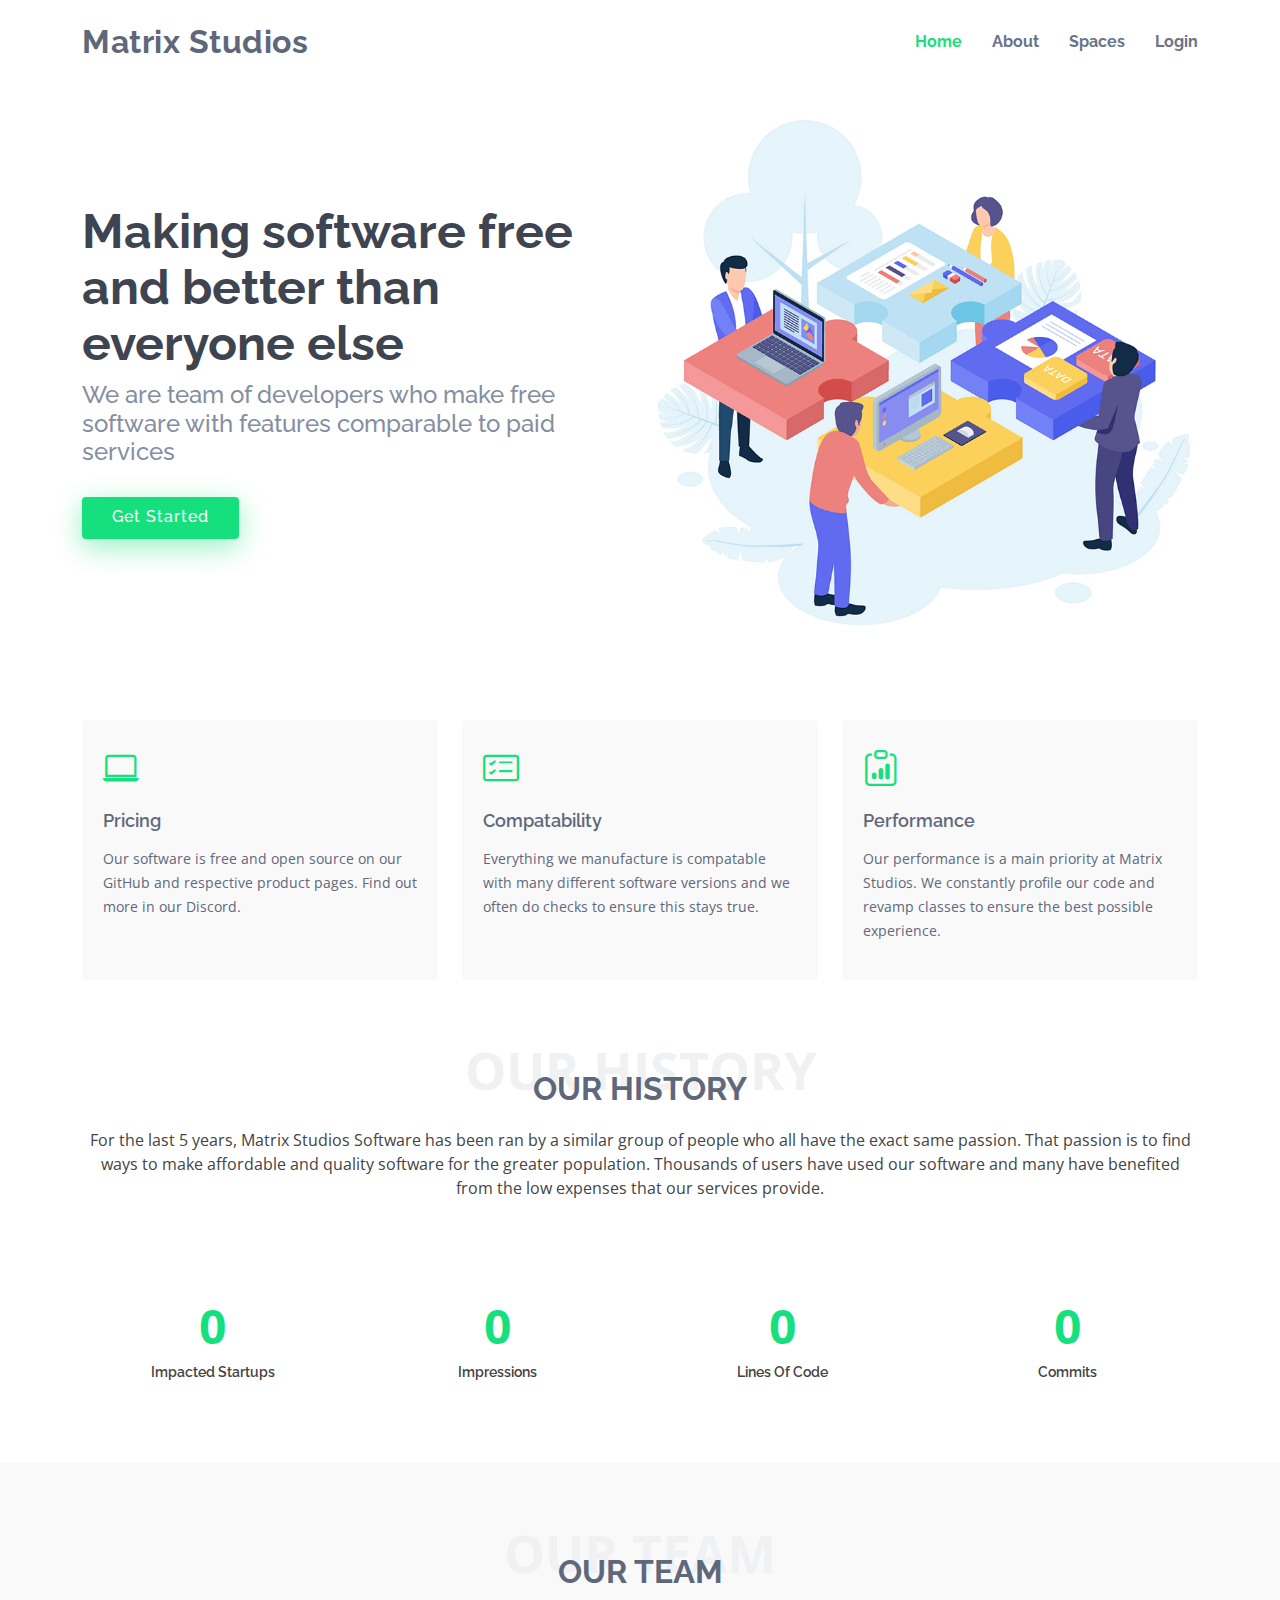
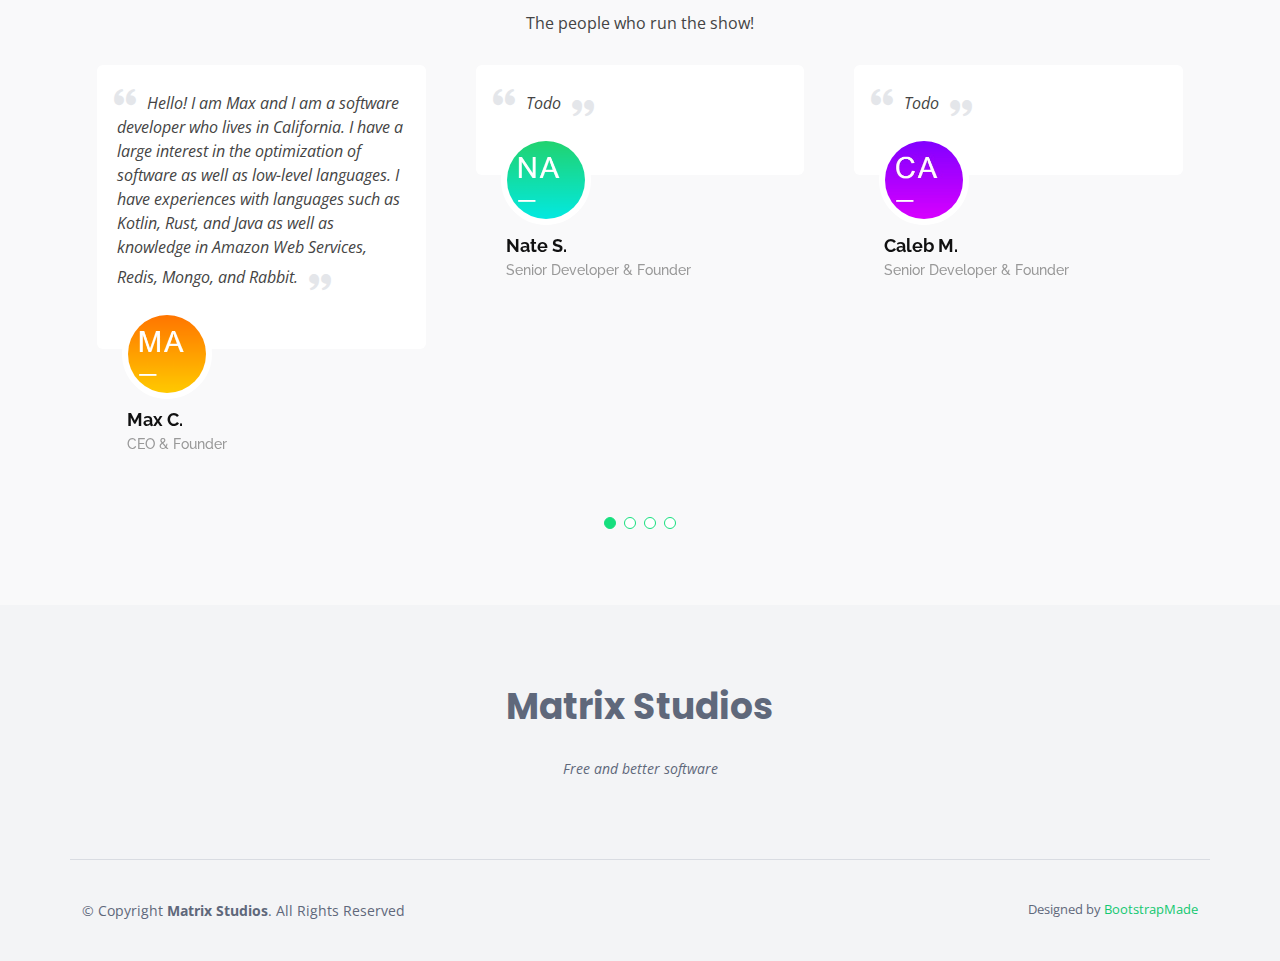
<file: index.html>
<!DOCTYPE html>
<html lang="en">

<head>
  <meta charset="utf-8">
  <meta content="width=device-width, initial-scale=1.0" name="viewport">

  <title>Matrix Studios</title>
  <meta content="" name="description">
  <meta content="" name="keywords">

  <!-- Favicons -->
  <link href="assets/img/favicon.png" rel="icon">
  <link href="assets/img/apple-touch-icon.png" rel="apple-touch-icon">

  <!-- Google Fonts -->
  <link href="https://fonts.googleapis.com/css?family=Open+Sans:300,300i,400,400i,600,600i,700,700i|Raleway:300,300i,400,400i,500,500i,600,600i,700,700i|Poppins:300,300i,400,400i,500,500i,600,600i,700,700i" rel="stylesheet">

  <!-- Vendor CSS Files -->
  <link href="assets/vendor/bootstrap/css/bootstrap.min.css" rel="stylesheet">
  <link href="assets/vendor/bootstrap-icons/bootstrap-icons.css" rel="stylesheet">
  <link href="assets/vendor/boxicons/css/boxicons.min.css" rel="stylesheet">
  <link href="assets/vendor/glightbox/css/glightbox.min.css" rel="stylesheet">
  <link href="assets/vendor/swiper/swiper-bundle.min.css" rel="stylesheet">

  <!-- Template Main CSS File -->
  <link href="assets/css/style.css" rel="stylesheet">

  <!-- =======================================================
  * Template Name: eNno
  * Updated: Jul 27 2023 with Bootstrap v5.3.1
  * Template URL: https://bootstrapmade.com/enno-free-simple-bootstrap-template/
  * Author: BootstrapMade.com
  * License: https://bootstrapmade.com/license/
  ======================================================== -->
</head>

<body>

  <!-- ======= Header ======= -->
  <header id="header" class="fixed-top">
    <div class="container d-flex align-items-center justify-content-between">

      <h1 class="logo"><a href="index.html">Matrix Studios</a></h1>
      <!-- Uncomment below if you prefer to use an image logo -->
      <!-- <a href="index.html" class="logo"><img src="assets/img/logo.png" alt="" class="img-fluid"></a>-->

      <nav id="navbar" class="navbar">
        <ul>
          <li><a class="nav-link scrollto active" href="#hero">Home</a></li>
          <li><a class="nav-link scrollto" href="#about">About</a></li>
          <li><a class="nav-link scrollto" href="/spaces.html">Spaces</a></li>
          <li><a class="nav-link scrollto" href="/login.html">Login</a></li>
        </ul>
        <i class="bi bi-list mobile-nav-toggle"></i>
      </nav><!-- .navbar -->

    </div>
  </header><!-- End Header -->

  <!-- ======= Hero Section ======= -->
  <section id="hero" class="d-flex align-items-center">

    <div class="container">
      <div class="row">
        <div class="col-lg-6 pt-5 pt-lg-0 order-2 order-lg-1 d-flex flex-column justify-content-center">
          <h1>Making software free and better than everyone else</h1>
          <h2>We are team of developers who make free software with features comparable to paid services</h2>
          <div class="d-flex">
            <a href="#about" class="btn-get-started scrollto">Get Started</a>
          </div>
        </div>
        <div class="col-lg-6 order-1 order-lg-2 hero-img">
          <img src="assets/img/hero-img.png" class="img-fluid animated" alt="">
        </div>
      </div>
    </div>

  </section><!-- End Hero -->

  <main id="main">

    <!-- ======= Featured Services Section ======= -->
    <section id="featured-services" class="featured-services">
      <div class="container">

        <div class="row">
          <div class="col-lg-4 col-md-6">
            <div class="icon-box">
              <div class="icon"><i class="bi bi-laptop"></i></div>
              <h4 class="title"><a href="">Pricing</a></h4>
              <p class="description">Our software is free and open source on our GitHub and respective product pages. Find out more in our Discord.</p>
            </div>
          </div>
          <div class="col-lg-4 col-md-6 mt-4 mt-md-0">
            <div class="icon-box">
              <div class="icon"><i class="bi bi-card-checklist"></i></div>
              <h4 class="title"><a href="">Compatability</a></h4>
              <p class="description">Everything we manufacture is compatable with many different software versions and we often do checks to ensure this stays true.</p>
            </div>
          </div>
          <div class="col-lg-4 col-md-6 mt-4 mt-lg-0">
            <div class="icon-box">
              <div class="icon"><i class="bi bi-clipboard-data"></i></div>
              <h4 class="title"><a href="">Performance</a></h4>
              <p class="description">Our performance is a main priority at Matrix Studios. We constantly profile our code and revamp classes to ensure the best possible experience.</p>
            </div>
          </div>
        </div>

      </div>
    </section><!-- End Featured Services Section -->

    <!-- ======= About Section ======= -->
    <section id="about" class="about">
      <div class="container">

        <div class="section-title">
          <span>Our History</span>
          <h2>Our History</h2>
          <p>For the last 5 years, Matrix Studios Software has been ran by a similar group of people who all have the exact same passion. That passion is to find ways to make affordable and quality software for the greater population. Thousands of users have used our software and many have benefited from the low expenses that our services provide.</p>
        </div>

      </div>
    </section><!-- End About Section -->

    <!-- ======= Counts Section ======= -->
    <section id="counts" class="counts">
      <div class="container">

        <div class="row counters">

          <div class="col-lg-3 col-6 text-center">
            <span data-purecounter-start="0" data-purecounter-end="370" data-purecounter-duration="1" class="purecounter"></span>
            <p>Impacted Startups</p>
          </div>

          <div class="col-lg-3 col-6 text-center">
            <span data-purecounter-start="0" data-purecounter-end="110000" data-purecounter-duration="1" class="purecounter"></span>
            <p>Impressions</p>
          </div>

          <div class="col-lg-3 col-6 text-center">
            <span data-purecounter-start="0" data-purecounter-end="50000" data-purecounter-duration="1" class="purecounter"></span>
            <p>Lines Of Code</p>
          </div>

          <div class="col-lg-3 col-6 text-center">
            <span data-purecounter-start="0" data-purecounter-end="1100" data-purecounter-duration="1" class="purecounter"></span>
            <p>Commits</p>
          </div>

        </div>

      </div>
    </section><!-- End Counts Section -->


    <section id="testimonials" class="testimonials section-bg">
      <div class="container">

        <div class="section-title">
          <span>Our Team</span>
          <h2>Our Team</h2>
          <p>The people who run the show!</p>
        </div>

        <div class="testimonials-slider swiper" data-aos="fade-up" data-aos-delay="100">
          <div class="swiper-wrapper">

            <div class="swiper-slide">
              <div class="testimonial-item">
                <p>
                  <i class="bx bxs-quote-alt-left quote-icon-left"></i>
                  Hello! I am Max and I am a software developer who lives in California. I have a large interest in the optimization of software as well as low-level languages. I have experiences with languages such as Kotlin, Rust, and Java as well as knowledge in Amazon Web Services, Redis, Mongo, and Rabbit.
                  <i class="bx bxs-quote-alt-right quote-icon-right"></i>
                </p>
                <img src="assets/img/testimonials/testimonials-1.jpg" class="testimonial-img" alt="">
                <h3>Max C.</h3>
                <h4>CEO &amp; Founder</h4>
              </div>
            </div><!-- End testimonial item -->

            <div class="swiper-slide">
              <div class="testimonial-item">
                <p>
                  <i class="bx bxs-quote-alt-left quote-icon-left"></i>
                  Todo
                  <i class="bx bxs-quote-alt-right quote-icon-right"></i>
                </p>
                <img src="assets/img/testimonials/testimonials-2.jpg" class="testimonial-img" alt="">
                <h3>Nate S.</h3>
                <h4>Senior Developer &amp; Founder</h4>
              </div>
            </div><!-- End testimonial item -->

            <div class="swiper-slide">
              <div class="testimonial-item">
                <p>
                  <i class="bx bxs-quote-alt-left quote-icon-left"></i>
                  Todo
                  <i class="bx bxs-quote-alt-right quote-icon-right"></i>
                </p>
                <img src="assets/img/testimonials/testimonials-3.jpg" class="testimonial-img" alt="">
                <h3>Caleb M.</h3>
                <h4>Senior Developer &amp; Founder</h4>
              </div>
            </div><!-- End testimonial item -->

            <div class="swiper-slide">
              <div class="testimonial-item">
                <p>
                  <i class="bx bxs-quote-alt-left quote-icon-left"></i>
                  Hey folks! I am Nathan, a 16-year-old Software Engineer and Infrastructure Manager hailing from California. My passion lies in the continuous pursuit of knowledge, particularly in exploring new frameworks and discovering innovative software solutions.
Over the past two years, I have honed my programming skills in Java and Kotlin, with a primary emphasis on backend development.
                  <i class="bx bxs-quote-alt-right quote-icon-right"></i>
                </p>
                <img src="assets/img/testimonials/testimonials-4.jpg" class="testimonial-img" alt="">
                <h3>Nathan W.</h3>
                <h4>Senior Developer</h4>
              </div>
            </div><!-- End testimonial item -->

          </div>
          <div class="swiper-pagination"></div>
        </div>

      </div>
    </section><!-- End Testimonials Section -->
  </main><!-- End #main -->

  <!-- ======= Footer ======= -->
  <footer id="footer">

    <div class="footer-top">

      <div class="container">

        <div class="row  justify-content-center">
          <div class="col-lg-6">
            <h3>Matrix Studios</h3>
            <p>Free and better software</p>
          </div>
        </div>

      </div>
    </div>

    <div class="container footer-bottom clearfix">
      <div class="copyright">
        &copy; Copyright <strong><span>Matrix Studios</span></strong>. All Rights Reserved
      </div>
      <div class="credits">
        <!-- All the links in the footer should remain intact. -->
        <!-- You can delete the links only if you purchased the pro version. -->
        <!-- Licensing information: https://bootstrapmade.com/license/ -->
        <!-- Purchase the pro version with working PHP/AJAX contact form: https://bootstrapmade.com/enno-free-simple-bootstrap-template/ -->
        Designed by <a href="https://bootstrapmade.com/">BootstrapMade</a>
      </div>
    </div>
  </footer><!-- End Footer -->

  <a href="#" class="back-to-top d-flex align-items-center justify-content-center"><i class="bi bi-arrow-up-short"></i></a>

  <!-- Vendor JS Files -->
  <script src="assets/vendor/purecounter/purecounter_vanilla.js"></script>
  <script src="assets/vendor/bootstrap/js/bootstrap.bundle.min.js"></script>
  <script src="assets/vendor/glightbox/js/glightbox.min.js"></script>
  <script src="assets/vendor/isotope-layout/isotope.pkgd.min.js"></script>
  <script src="assets/vendor/swiper/swiper-bundle.min.js"></script>
  <script src="assets/vendor/php-email-form/validate.js"></script>

  <!-- Template Main JS File -->
  <script src="assets/js/main.js"></script>

</body>

</html>
</file>
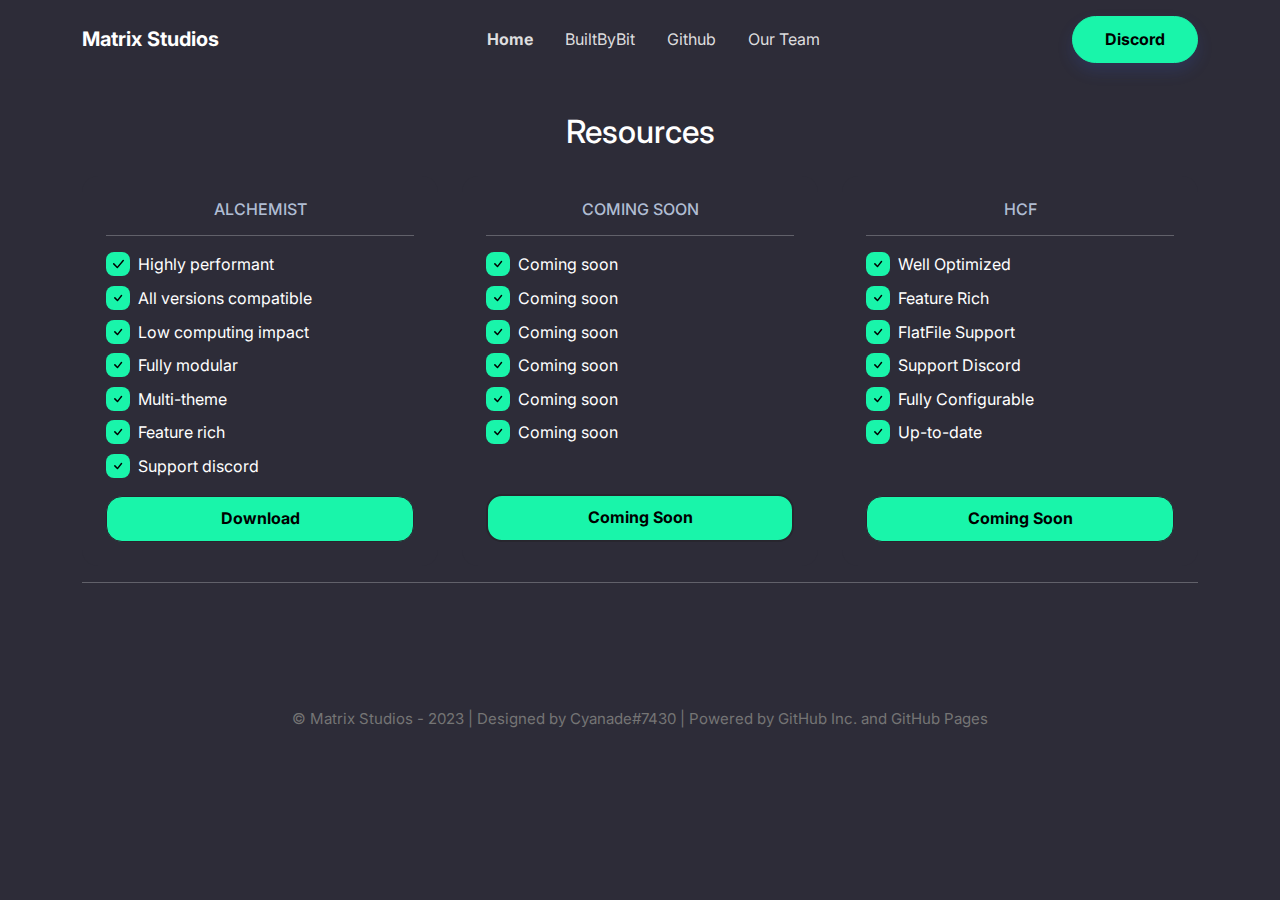
<file: old/index.html>
<!DOCTYPE html>
<html lang="en">

<head>
    <meta charset="utf-8">
    <meta name="viewport" content="width=device-width, initial-scale=1.0, shrink-to-fit=no">
    <title>Matrix Studios</title>
    <meta name="twitter:description" content="Matrix Studios is an organization aimed to make usually paid software free and open source to ensure customer happiness and so you can save money on your network.">
    <meta name="twitter:image" content="https://abc.com/assets/img/matrix.png">
    <meta name="description" content="Matrix Studios is an organization aimed to make usually paid software free and open source to ensure customer happiness and so you can save money on your network.">
    <meta name="twitter:title" content="Matrix Studios">
    <link rel="icon" type="image/png" sizes="56x59" href="assets/img/favoicon.png">
    <link rel="icon" type="image/png" sizes="56x59" href="assets/img/favoicon.png">
    <link rel="icon" type="image/png" sizes="260x280" href="assets/img/matrix.png">
    <link rel="icon" type="image/png" sizes="260x280" href="assets/img/matrix.png">
    <link rel="icon" type="image/png" sizes="260x280" href="assets/img/matrix.png">
    <link rel="stylesheet" href="assets/bootstrap/css/bootstrap.min.css">
    <link rel="stylesheet" href="https://fonts.googleapis.com/css?family=Inter:300italic,400italic,600italic,700italic,800italic,400,300,600,700,800&amp;display=swap">
    <link rel="stylesheet" href="https://fonts.googleapis.com/css?family=Montserrat">
    <link rel="stylesheet" href="assets/css/Badges.css">
    <link rel="stylesheet" href="assets/css/Footer.css">
    <link rel="stylesheet" href="assets/css/Icons.css">
</head>

<body style="/*background: url(&quot;design.jpg&quot;);*/background-position: 0 -60px;">
    <nav class="navbar navbar-dark navbar-expand-md sticky-top navbar-shrink py-3" id="mainNav">
        <div class="container"><a class="navbar-brand d-flex align-items-center" href="/"><span>Matrix Studios</span></a><button data-bs-toggle="collapse" class="navbar-toggler" data-bs-target="#navcol-1"><span class="visually-hidden">Toggle navigation</span><span class="navbar-toggler-icon"></span></button>
            <div class="collapse navbar-collapse" id="navcol-1">
                <ul class="navbar-nav mx-auto">
                    <li class="nav-item"><a class="nav-link active" href="index.html">Home</a></li>
                    <li class="nav-item"><a class="nav-link" href="https://builtbybit.com/members/objectify.178715/#resources">BuiltByBit</a></li>
                    <li class="nav-item"><a class="nav-link" href="https://github.com/Matrix-Studios-Software">Github</a></li>
                    <li class="nav-item"><a class="nav-link" href="staffpage.html">Our Team</a></li>
                    <li class="nav-item"></li>
                </ul><a class="btn btn-success shadow" role="button" href="https://discord.gg/UMnHT7QCSk">Discord</a>
            </div>
        </div>
    </nav>
    <div class="container py-4 py-xl-5" style="margin-top: -15px;">
        <div class="row mb-5">
            <div class="col-md-8 col-xl-6 text-center mx-auto">
                <h2>Resources</h2>
            </div>
        </div>
        <div class="row gy-4 row-cols-1 row-cols-md-2 row-cols-xl-3" style="padding-top: 0px;margin-top: -55px;">
            <div class="col">
                <div class="card h-100">
                    <div class="card-body text-center border-primary d-flex flex-column justify-content-between p-4">
                        <div>
                            <h6 class="text-uppercase text-muted">Alchemist</h6>
                            <hr>
                            <ul class="list-unstyled">
                                <li class="d-flex mb-2"><span class="bs-icon-xs bs-icon-rounded bs-icon-primary-light text-bg-success bs-icon me-2"><svg xmlns="http://www.w3.org/2000/svg" width="1em" height="1em" fill="currentColor" viewBox="0 0 16 16" class="bi bi-check-lg">
                                            <path d="M12.736 3.97a.733.733 0 0 1 1.047 0c.286.289.29.756.01 1.05L7.88 12.01a.733.733 0 0 1-1.065.02L3.217 8.384a.757.757 0 0 1 0-1.06.733.733 0 0 1 1.047 0l3.052 3.093 5.4-6.425a.247.247 0 0 1 .02-.022Z"></path>
                                        </svg></span><span>Highly performant</span></li>
                                <li class="d-flex mb-2"><span class="bs-icon-xs bs-icon-rounded bs-icon-primary-light text-bg-success bs-icon me-2"><svg xmlns="http://www.w3.org/2000/svg" width="1em" height="1em" fill="currentColor" viewBox="0 0 16 16" class="bi bi-check">
                                            <path d="M10.97 4.97a.75.75 0 0 1 1.07 1.05l-3.99 4.99a.75.75 0 0 1-1.08.02L4.324 8.384a.75.75 0 1 1 1.06-1.06l2.094 2.093 3.473-4.425a.267.267 0 0 1 .02-.022z"></path>
                                        </svg></span><span>All versions compatible</span></li>
                                <li class="d-flex mb-2"><span class="bs-icon-xs bs-icon-rounded bs-icon-primary-light text-bg-success bs-icon me-2"><svg xmlns="http://www.w3.org/2000/svg" width="1em" height="1em" fill="currentColor" viewBox="0 0 16 16" class="bi bi-check">
                                            <path d="M10.97 4.97a.75.75 0 0 1 1.07 1.05l-3.99 4.99a.75.75 0 0 1-1.08.02L4.324 8.384a.75.75 0 1 1 1.06-1.06l2.094 2.093 3.473-4.425a.267.267 0 0 1 .02-.022z"></path>
                                        </svg></span><span>Low computing impact</span></li>
                                <li class="d-flex mb-2"><span class="bs-icon-xs bs-icon-rounded bs-icon-primary-light text-bg-success bs-icon me-2"><svg xmlns="http://www.w3.org/2000/svg" width="1em" height="1em" fill="currentColor" viewBox="0 0 16 16" class="bi bi-check">
                                            <path d="M10.97 4.97a.75.75 0 0 1 1.07 1.05l-3.99 4.99a.75.75 0 0 1-1.08.02L4.324 8.384a.75.75 0 1 1 1.06-1.06l2.094 2.093 3.473-4.425a.267.267 0 0 1 .02-.022z"></path>
                                        </svg></span><span>Fully modular</span></li>
                                <li class="d-flex mb-2"><span class="bs-icon-xs bs-icon-rounded bs-icon-primary-light text-bg-success bs-icon me-2"><svg xmlns="http://www.w3.org/2000/svg" width="1em" height="1em" fill="currentColor" viewBox="0 0 16 16" class="bi bi-check">
                                            <path d="M10.97 4.97a.75.75 0 0 1 1.07 1.05l-3.99 4.99a.75.75 0 0 1-1.08.02L4.324 8.384a.75.75 0 1 1 1.06-1.06l2.094 2.093 3.473-4.425a.267.267 0 0 1 .02-.022z"></path>
                                        </svg></span><span>Multi-theme</span></li>
                                <li class="d-flex mb-2"><span class="bs-icon-xs bs-icon-rounded bs-icon-primary-light text-bg-success bs-icon me-2"><svg xmlns="http://www.w3.org/2000/svg" width="1em" height="1em" fill="currentColor" viewBox="0 0 16 16" class="bi bi-check">
                                            <path d="M10.97 4.97a.75.75 0 0 1 1.07 1.05l-3.99 4.99a.75.75 0 0 1-1.08.02L4.324 8.384a.75.75 0 1 1 1.06-1.06l2.094 2.093 3.473-4.425a.267.267 0 0 1 .02-.022z"></path>
                                        </svg></span><span>Feature rich</span></li>
                                <li class="d-flex mb-2"><span class="bs-icon-xs bs-icon-rounded bs-icon-primary-light text-bg-success bs-icon me-2"><svg xmlns="http://www.w3.org/2000/svg" width="1em" height="1em" fill="currentColor" viewBox="0 0 16 16" class="bi bi-check">
                                            <path d="M10.97 4.97a.75.75 0 0 1 1.07 1.05l-3.99 4.99a.75.75 0 0 1-1.08.02L4.324 8.384a.75.75 0 1 1 1.06-1.06l2.094 2.093 3.473-4.425a.267.267 0 0 1 .02-.022z"></path>
                                        </svg></span><span>Support discord</span></li>
                            </ul>
                        </div><a class="btn btn-success border rounded border-dark d-block w-100" role="button" href="https://builtbybit.com/resources/alchemist-rank-core-completely-free.24657/">Download</a>
                    </div>
                </div>
            </div>
            <div class="col">
                <div class="card border-primary border-2 h-100">
                    <div class="card-body d-flex flex-column justify-content-between p-4">
                        <div>
                            <h6 class="text-uppercase text-center text-muted">COMING SOON</h6>
                            <hr>
                            <ul class="list-unstyled">
                                <li class="d-flex mb-2"><span class="bs-icon-xs bs-icon-rounded bs-icon-primary-light text-bg-success bs-icon me-2"><svg xmlns="http://www.w3.org/2000/svg" width="1em" height="1em" fill="currentColor" viewBox="0 0 16 16" class="bi bi-check">
                                            <path d="M10.97 4.97a.75.75 0 0 1 1.07 1.05l-3.99 4.99a.75.75 0 0 1-1.08.02L4.324 8.384a.75.75 0 1 1 1.06-1.06l2.094 2.093 3.473-4.425a.267.267 0 0 1 .02-.022z"></path>
                                        </svg></span><span>Coming soon</span></li>
                                <li class="d-flex mb-2"><span class="bs-icon-xs bs-icon-rounded bs-icon-primary-light text-bg-success bs-icon me-2"><svg xmlns="http://www.w3.org/2000/svg" width="1em" height="1em" fill="currentColor" viewBox="0 0 16 16" class="bi bi-check">
                                            <path d="M10.97 4.97a.75.75 0 0 1 1.07 1.05l-3.99 4.99a.75.75 0 0 1-1.08.02L4.324 8.384a.75.75 0 1 1 1.06-1.06l2.094 2.093 3.473-4.425a.267.267 0 0 1 .02-.022z"></path>
                                        </svg></span><span>Coming soon</span></li>
                                <li class="d-flex mb-2"><span class="bs-icon-xs bs-icon-rounded bs-icon-primary-light text-bg-success bs-icon me-2"><svg xmlns="http://www.w3.org/2000/svg" width="1em" height="1em" fill="currentColor" viewBox="0 0 16 16" class="bi bi-check">
                                            <path d="M10.97 4.97a.75.75 0 0 1 1.07 1.05l-3.99 4.99a.75.75 0 0 1-1.08.02L4.324 8.384a.75.75 0 1 1 1.06-1.06l2.094 2.093 3.473-4.425a.267.267 0 0 1 .02-.022z"></path>
                                        </svg></span><span>Coming soon</span></li>
                                <li class="d-flex mb-2"><span class="bs-icon-xs bs-icon-rounded bs-icon-primary-light text-bg-success bs-icon me-2"><svg xmlns="http://www.w3.org/2000/svg" width="1em" height="1em" fill="currentColor" viewBox="0 0 16 16" class="bi bi-check">
                                            <path d="M10.97 4.97a.75.75 0 0 1 1.07 1.05l-3.99 4.99a.75.75 0 0 1-1.08.02L4.324 8.384a.75.75 0 1 1 1.06-1.06l2.094 2.093 3.473-4.425a.267.267 0 0 1 .02-.022z"></path>
                                        </svg></span><span>Coming soon&nbsp;</span></li>
                                <li class="d-flex mb-2"><span class="bs-icon-xs bs-icon-rounded bs-icon-primary-light text-bg-success bs-icon me-2"><svg xmlns="http://www.w3.org/2000/svg" width="1em" height="1em" fill="currentColor" viewBox="0 0 16 16" class="bi bi-check">
                                            <path d="M10.97 4.97a.75.75 0 0 1 1.07 1.05l-3.99 4.99a.75.75 0 0 1-1.08.02L4.324 8.384a.75.75 0 1 1 1.06-1.06l2.094 2.093 3.473-4.425a.267.267 0 0 1 .02-.022z"></path>
                                        </svg></span><span>Coming soon</span></li>
                                <li class="d-flex mb-2"><span class="bs-icon-xs bs-icon-rounded bs-icon-primary-light text-bg-success bs-icon me-2"><svg xmlns="http://www.w3.org/2000/svg" width="1em" height="1em" fill="currentColor" viewBox="0 0 16 16" class="bi bi-check">
                                            <path d="M10.97 4.97a.75.75 0 0 1 1.07 1.05l-3.99 4.99a.75.75 0 0 1-1.08.02L4.324 8.384a.75.75 0 1 1 1.06-1.06l2.094 2.093 3.473-4.425a.267.267 0 0 1 .02-.022z"></path>
                                        </svg></span><span>Coming soon</span></li>
                            </ul>
                        </div><a class="btn btn-success border rounded border-dark d-block w-100" role="button" href="#">Coming Soon</a>
                    </div>
                </div>
            </div>
            <div class="col">
                <div class="card h-100">
                    <div class="card-body d-flex flex-column justify-content-between p-4">
                        <div>
                            <h6 class="text-uppercase text-center text-muted">HCF</h6>
                            <hr>
                            <ul class="list-unstyled">
                                <li class="d-flex mb-2"><span class="bs-icon-xs bs-icon-rounded bs-icon-primary-light text-bg-success bs-icon me-2"><svg xmlns="http://www.w3.org/2000/svg" width="1em" height="1em" fill="currentColor" viewBox="0 0 16 16" class="bi bi-check">
                                            <path d="M10.97 4.97a.75.75 0 0 1 1.07 1.05l-3.99 4.99a.75.75 0 0 1-1.08.02L4.324 8.384a.75.75 0 1 1 1.06-1.06l2.094 2.093 3.473-4.425a.267.267 0 0 1 .02-.022z"></path>
                                        </svg></span><span>Well Optimized</span></li>
                                <li class="d-flex mb-2"><span class="bs-icon-xs bs-icon-rounded bs-icon-primary-light text-bg-success bs-icon me-2"><svg xmlns="http://www.w3.org/2000/svg" width="1em" height="1em" fill="currentColor" viewBox="0 0 16 16" class="bi bi-check">
                                            <path d="M10.97 4.97a.75.75 0 0 1 1.07 1.05l-3.99 4.99a.75.75 0 0 1-1.08.02L4.324 8.384a.75.75 0 1 1 1.06-1.06l2.094 2.093 3.473-4.425a.267.267 0 0 1 .02-.022z"></path>
                                        </svg></span><span>Feature Rich</span></li>
                                <li class="d-flex mb-2"><span class="bs-icon-xs bs-icon-rounded bs-icon-primary-light text-bg-success bs-icon me-2"><svg xmlns="http://www.w3.org/2000/svg" width="1em" height="1em" fill="currentColor" viewBox="0 0 16 16" class="bi bi-check">
                                            <path d="M10.97 4.97a.75.75 0 0 1 1.07 1.05l-3.99 4.99a.75.75 0 0 1-1.08.02L4.324 8.384a.75.75 0 1 1 1.06-1.06l2.094 2.093 3.473-4.425a.267.267 0 0 1 .02-.022z"></path>
                                        </svg></span><span>FlatFile Support</span></li>
                                <li class="d-flex mb-2"><span class="bs-icon-xs bs-icon-rounded bs-icon-primary-light text-bg-success bs-icon me-2"><svg xmlns="http://www.w3.org/2000/svg" width="1em" height="1em" fill="currentColor" viewBox="0 0 16 16" class="bi bi-check">
                                            <path d="M10.97 4.97a.75.75 0 0 1 1.07 1.05l-3.99 4.99a.75.75 0 0 1-1.08.02L4.324 8.384a.75.75 0 1 1 1.06-1.06l2.094 2.093 3.473-4.425a.267.267 0 0 1 .02-.022z"></path>
                                        </svg></span><span>Support Discord</span></li>
                                <li class="d-flex mb-2"><span class="bs-icon-xs bs-icon-rounded bs-icon-primary-light text-bg-success bs-icon me-2"><svg xmlns="http://www.w3.org/2000/svg" width="1em" height="1em" fill="currentColor" viewBox="0 0 16 16" class="bi bi-check">
                                            <path d="M10.97 4.97a.75.75 0 0 1 1.07 1.05l-3.99 4.99a.75.75 0 0 1-1.08.02L4.324 8.384a.75.75 0 1 1 1.06-1.06l2.094 2.093 3.473-4.425a.267.267 0 0 1 .02-.022z"></path>
                                        </svg></span><span>Fully Configurable</span></li>
                                <li class="d-flex mb-2"><span class="bs-icon-xs bs-icon-rounded bs-icon-primary-light text-bg-success bs-icon me-2"><svg xmlns="http://www.w3.org/2000/svg" width="1em" height="1em" fill="currentColor" viewBox="0 0 16 16" class="bi bi-check">
                                            <path d="M10.97 4.97a.75.75 0 0 1 1.07 1.05l-3.99 4.99a.75.75 0 0 1-1.08.02L4.324 8.384a.75.75 0 1 1 1.06-1.06l2.094 2.093 3.473-4.425a.267.267 0 0 1 .02-.022z"></path>
                                        </svg></span><span>Up-to-date&nbsp;</span></li>
                            </ul>
                        </div><a class="btn btn-success border rounded border-dark d-block w-100" role="button" href="#">Coming Soon<br></a>
                    </div>
                </div>
            </div>
        </div>
        <hr>
    </div>
    <section class="text-center footer">
        <p style="margin-bottom: 0px;font-size: 15px;">© Matrix Studios - 2023 | Designed by Cyanade#7430 | Powered by GitHub Inc. and GitHub Pages</p>
    </section>
    <header class="bg-dark"></header>
    <section></section>
    <section></section>
    <footer class="bg-dark"></footer>
    <script src="assets/js/jquery.min.js"></script>
    <script src="assets/bootstrap/js/bootstrap.min.js"></script>
    <script src="assets/js/bold-and-dark.js"></script>
</body>

</html>
</file>
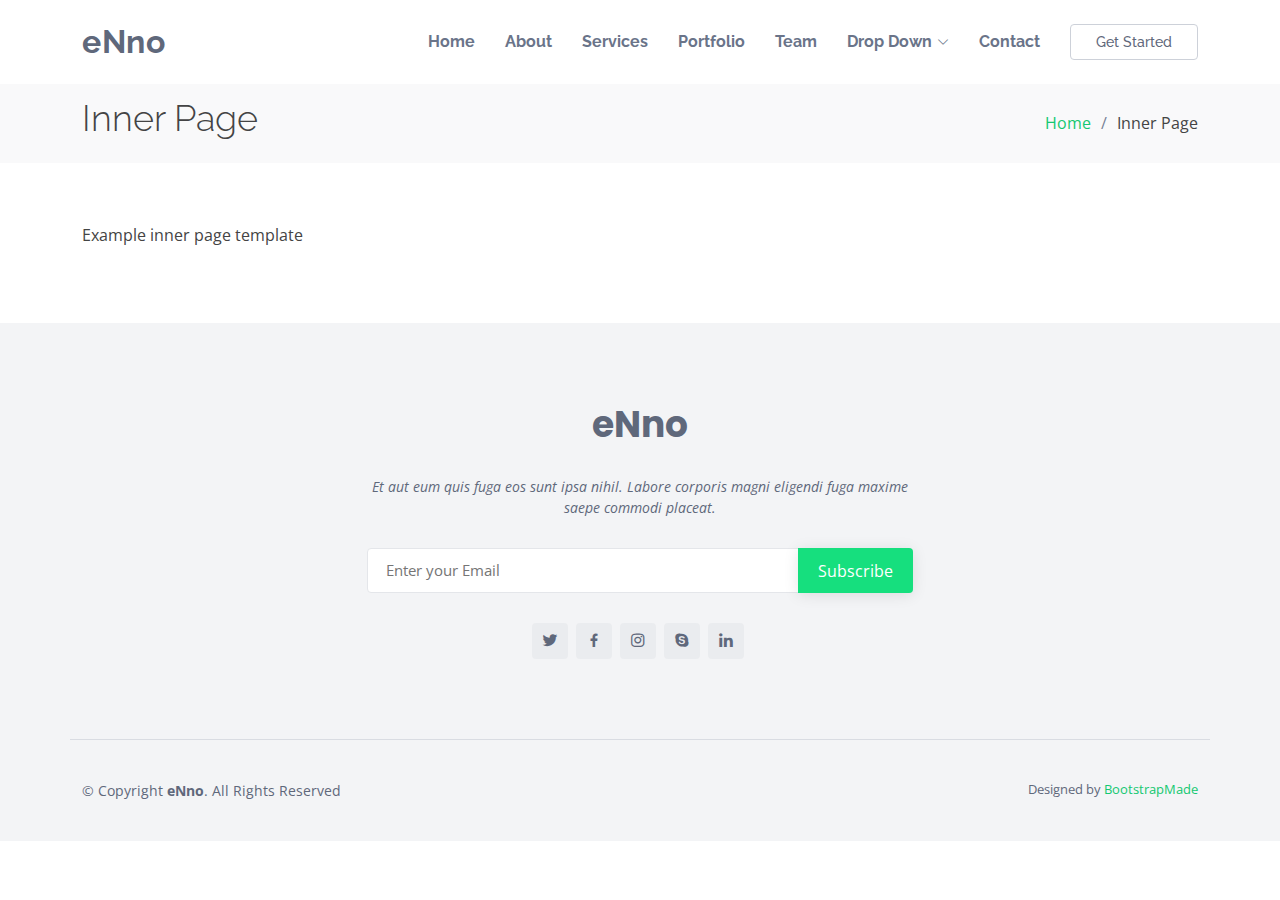
<file: inner-page.html>
<!DOCTYPE html>
<html lang="en">

<head>
  <meta charset="utf-8">
  <meta content="width=device-width, initial-scale=1.0" name="viewport">

  <title>Inner Page - eNno Bootstrap Template</title>
  <meta content="" name="description">
  <meta content="" name="keywords">

  <!-- Favicons -->
  <link href="assets/img/favicon.png" rel="icon">
  <link href="assets/img/apple-touch-icon.png" rel="apple-touch-icon">

  <!-- Google Fonts -->
  <link href="https://fonts.googleapis.com/css?family=Open+Sans:300,300i,400,400i,600,600i,700,700i|Raleway:300,300i,400,400i,500,500i,600,600i,700,700i|Poppins:300,300i,400,400i,500,500i,600,600i,700,700i" rel="stylesheet">

  <!-- Vendor CSS Files -->
  <link href="assets/vendor/bootstrap/css/bootstrap.min.css" rel="stylesheet">
  <link href="assets/vendor/bootstrap-icons/bootstrap-icons.css" rel="stylesheet">
  <link href="assets/vendor/boxicons/css/boxicons.min.css" rel="stylesheet">
  <link href="assets/vendor/glightbox/css/glightbox.min.css" rel="stylesheet">
  <link href="assets/vendor/swiper/swiper-bundle.min.css" rel="stylesheet">

  <!-- Template Main CSS File -->
  <link href="assets/css/style.css" rel="stylesheet">

  <!-- =======================================================
  * Template Name: eNno
  * Updated: Jul 27 2023 with Bootstrap v5.3.1
  * Template URL: https://bootstrapmade.com/enno-free-simple-bootstrap-template/
  * Author: BootstrapMade.com
  * License: https://bootstrapmade.com/license/
  ======================================================== -->
</head>

<body>

  <!-- ======= Header ======= -->
  <header id="header" class="fixed-top">
    <div class="container d-flex align-items-center justify-content-between">

      <h1 class="logo"><a href="index.html">eNno</a></h1>
      <!-- Uncomment below if you prefer to use an image logo -->
      <!-- <a href="index.html" class="logo"><img src="assets/img/logo.png" alt="" class="img-fluid"></a>-->

      <nav id="navbar" class="navbar">
        <ul>
          <li><a class="nav-link scrollto " href="#hero">Home</a></li>
          <li><a class="nav-link scrollto" href="#about">About</a></li>
          <li><a class="nav-link scrollto" href="#services">Services</a></li>
          <li><a class="nav-link scrollto " href="#portfolio">Portfolio</a></li>
          <li><a class="nav-link scrollto" href="#team">Team</a></li>
          <li class="dropdown"><a href="#"><span>Drop Down</span> <i class="bi bi-chevron-down"></i></a>
            <ul>
              <li><a href="#">Drop Down 1</a></li>
              <li class="dropdown"><a href="#"><span>Deep Drop Down</span> <i class="bi bi-chevron-right"></i></a>
                <ul>
                  <li><a href="#">Deep Drop Down 1</a></li>
                  <li><a href="#">Deep Drop Down 2</a></li>
                  <li><a href="#">Deep Drop Down 3</a></li>
                  <li><a href="#">Deep Drop Down 4</a></li>
                  <li><a href="#">Deep Drop Down 5</a></li>
                </ul>
              </li>
              <li><a href="#">Drop Down 2</a></li>
              <li><a href="#">Drop Down 3</a></li>
              <li><a href="#">Drop Down 4</a></li>
            </ul>
          </li>
          <li><a class="nav-link scrollto" href="#contact">Contact</a></li>
          <li><a class="getstarted scrollto" href="#about">Get Started</a></li>
        </ul>
        <i class="bi bi-list mobile-nav-toggle"></i>
      </nav><!-- .navbar -->

    </div>
  </header><!-- End Header -->

  <main id="main">

    <!-- ======= Breadcrumbs ======= -->
    <section class="breadcrumbs">
      <div class="container">

        <div class="d-flex justify-content-between align-items-center">
          <h2>Inner Page</h2>
          <ol>
            <li><a href="index.html">Home</a></li>
            <li>Inner Page</li>
          </ol>
        </div>

      </div>
    </section><!-- End Breadcrumbs -->

    <section class="inner-page">
      <div class="container">
        <p>
          Example inner page template
        </p>
      </div>
    </section>

  </main><!-- End #main -->

  <!-- ======= Footer ======= -->
  <footer id="footer">

    <div class="footer-top">

      <div class="container">

        <div class="row  justify-content-center">
          <div class="col-lg-6">
            <h3>eNno</h3>
            <p>Et aut eum quis fuga eos sunt ipsa nihil. Labore corporis magni eligendi fuga maxime saepe commodi placeat.</p>
          </div>
        </div>

        <div class="row footer-newsletter justify-content-center">
          <div class="col-lg-6">
            <form action="" method="post">
              <input type="email" name="email" placeholder="Enter your Email"><input type="submit" value="Subscribe">
            </form>
          </div>
        </div>

        <div class="social-links">
          <a href="#" class="twitter"><i class="bx bxl-twitter"></i></a>
          <a href="#" class="facebook"><i class="bx bxl-facebook"></i></a>
          <a href="#" class="instagram"><i class="bx bxl-instagram"></i></a>
          <a href="#" class="google-plus"><i class="bx bxl-skype"></i></a>
          <a href="#" class="linkedin"><i class="bx bxl-linkedin"></i></a>
        </div>

      </div>
    </div>

    <div class="container footer-bottom clearfix">
      <div class="copyright">
        &copy; Copyright <strong><span>eNno</span></strong>. All Rights Reserved
      </div>
      <div class="credits">
        <!-- All the links in the footer should remain intact. -->
        <!-- You can delete the links only if you purchased the pro version. -->
        <!-- Licensing information: https://bootstrapmade.com/license/ -->
        <!-- Purchase the pro version with working PHP/AJAX contact form: https://bootstrapmade.com/enno-free-simple-bootstrap-template/ -->
        Designed by <a href="https://bootstrapmade.com/">BootstrapMade</a>
      </div>
    </div>
  </footer><!-- End Footer -->

  <a href="#" class="back-to-top d-flex align-items-center justify-content-center"><i class="bi bi-arrow-up-short"></i></a>

  <!-- Vendor JS Files -->
  <script src="assets/vendor/purecounter/purecounter_vanilla.js"></script>
  <script src="assets/vendor/bootstrap/js/bootstrap.bundle.min.js"></script>
  <script src="assets/vendor/glightbox/js/glightbox.min.js"></script>
  <script src="assets/vendor/isotope-layout/isotope.pkgd.min.js"></script>
  <script src="assets/vendor/swiper/swiper-bundle.min.js"></script>
  <script src="assets/vendor/php-email-form/validate.js"></script>

  <!-- Template Main JS File -->
  <script src="assets/js/main.js"></script>

</body>

</html>
</file>
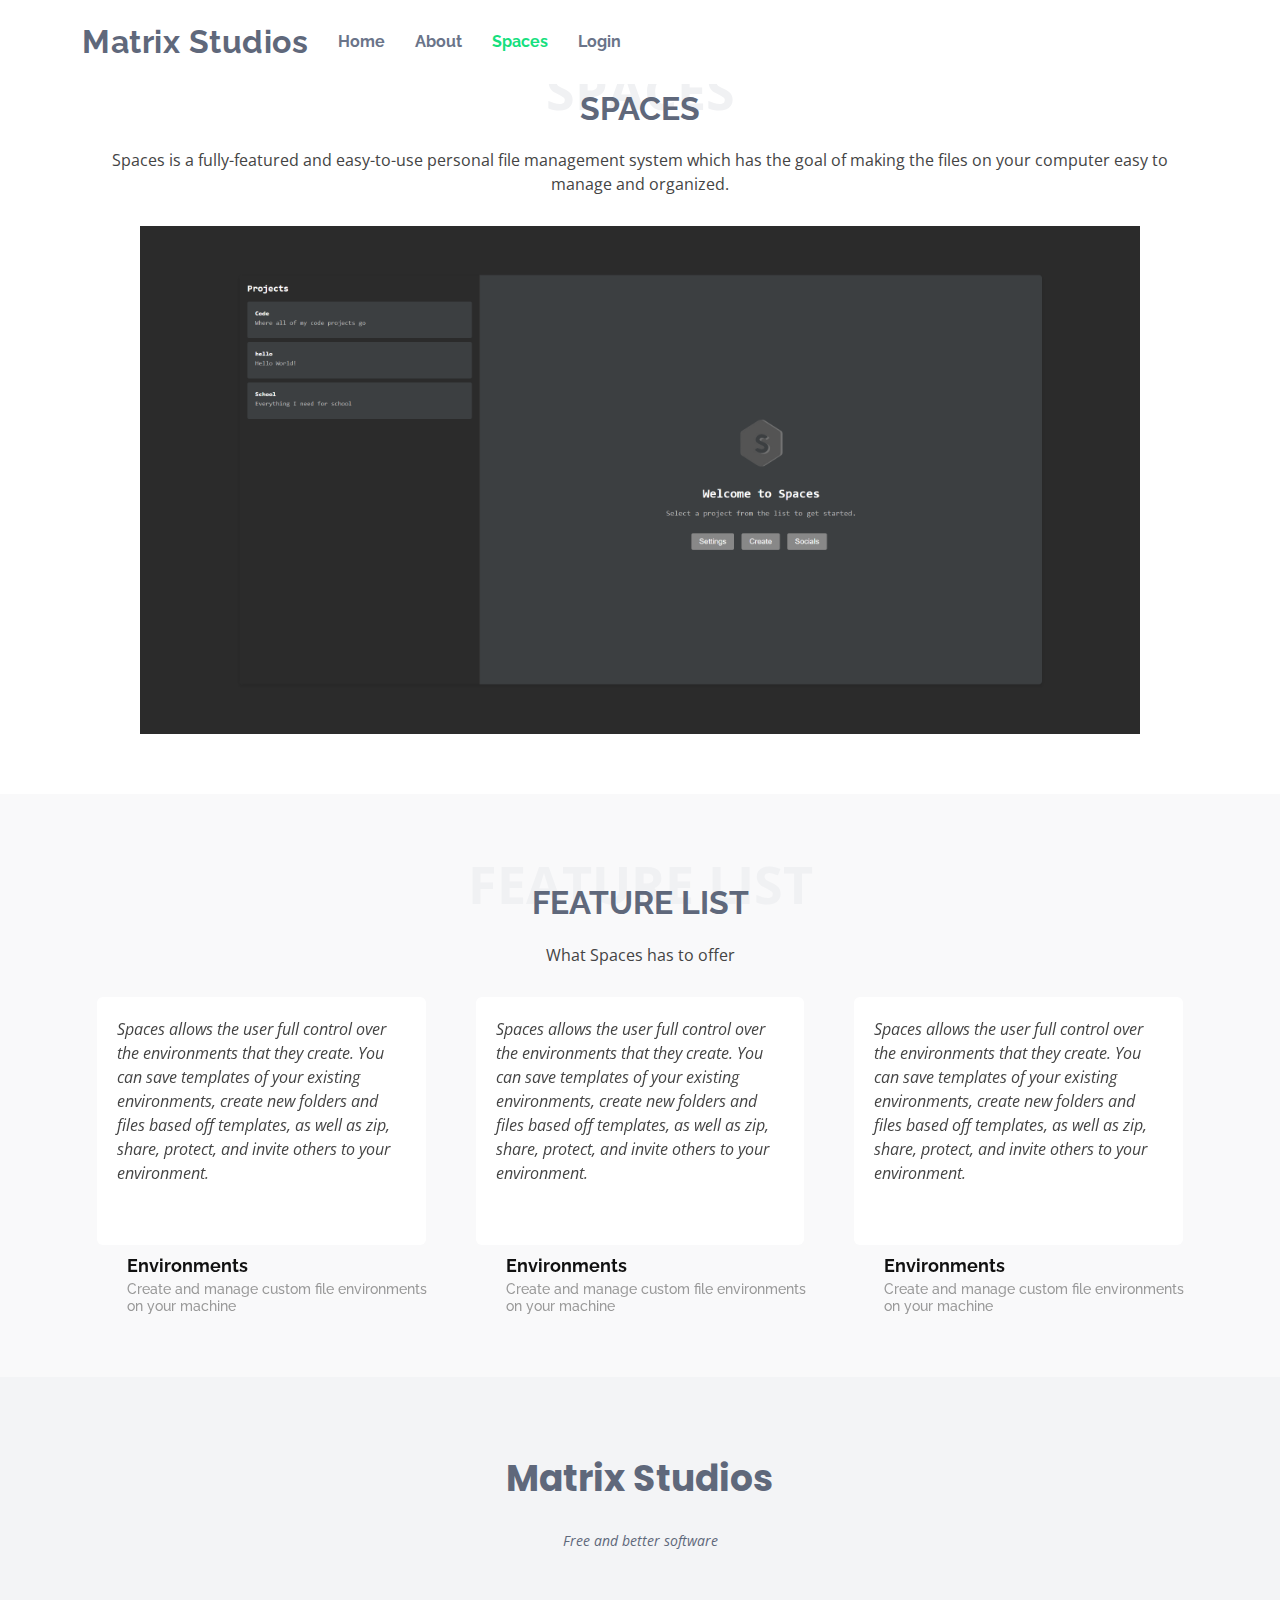
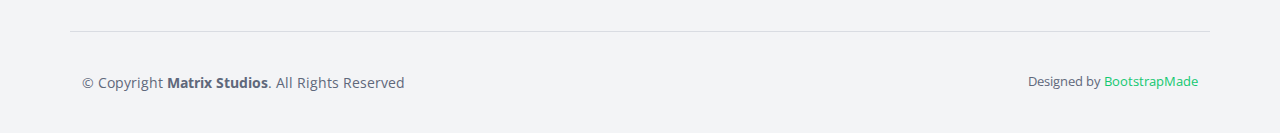
<file: spaces.html>
<!DOCTYPE html>
<html lang="en">

<head>
  <meta charset="utf-8">
  <meta content="width=device-width, initial-scale=1.0" name="viewport">

  <title>Matrix Studios</title>
  <meta content="" name="description">
  <meta content="" name="keywords">

  <!-- Favicons -->
  <link href="assets/img/favicon.png" rel="icon">
  <link href="assets/img/apple-touch-icon.png" rel="apple-touch-icon">

  <!-- Google Fonts -->
  <link href="https://fonts.googleapis.com/css?family=Open+Sans:300,300i,400,400i,600,600i,700,700i|Raleway:300,300i,400,400i,500,500i,600,600i,700,700i|Poppins:300,300i,400,400i,500,500i,600,600i,700,700i" rel="stylesheet">

  <!-- Vendor CSS Files -->
  <link href="assets/vendor/bootstrap/css/bootstrap.min.css" rel="stylesheet">
  <link href="assets/vendor/bootstrap-icons/bootstrap-icons.css" rel="stylesheet">
  <link href="assets/vendor/boxicons/css/boxicons.min.css" rel="stylesheet">
  <link href="assets/vendor/glightbox/css/glightbox.min.css" rel="stylesheet">
  <link href="assets/vendor/swiper/swiper-bundle.min.css" rel="stylesheet">

  <!-- Template Main CSS File -->
  <link href="assets/css/style.css" rel="stylesheet">

  <!-- =======================================================
  * Template Name: eNno
  * Updated: Jul 27 2023 with Bootstrap v5.3.1
  * Template URL: https://bootstrapmade.com/enno-free-simple-bootstrap-template/
  * Author: BootstrapMade.com
  * License: https://bootstrapmade.com/license/
  ======================================================== -->
</head>

<body>

  <!-- ======= Header ======= -->
  <header id="header" class="fixed-top">
    <div class="container d-flex align-items-center">

      <h1 class="logo"><a href="index.html">Matrix Studios</a></h1>
      <!-- Uncomment below if you prefer to use an image logo -->
      <!-- <a href="index.html" class="logo"><img src="assets/img/logo.png" alt="" class="img-fluid"></a>-->

      <nav id="navbar" class="navbar">
        <ul>
          <li><a class="nav-link scrollto" href="/index.html">Home</a></li>
          <li><a class="nav-link scrollto" href="/index.html">About</a></li>
          <li><a class="nav-link scrollto" href="#about">Spaces</a></li>
          <li><a class="nav-link scrollto" href="/login.html">Login</a></li>
        </ul>
        <i class="bi bi-list mobile-nav-toggle"></i>
      </nav><!-- .navbar -->

    </div>
  </header><!-- End Header -->

  <main id="main">

    <!-- ======= About Section ======= -->
    <section id="about" class="about">
      <div class="container">

        <div class="section-title">
          <span>Spaces</span>
          <h2>Spaces</h2>
          <p>Spaces is a fully-featured and easy-to-use personal file management system which has the goal of making the files on your computer easy to manage and organized.</p>
        </div>

        <img src="/assets/img/image.png" alt="Centered Image" class="centered-image">
      </div>
    </section><!-- End About Section -->


    <section id="testimonials" class="testimonials section-bg">
      <div class="container">

        <div class="section-title">
          <span>Feature List</span>
          <h2>Feature List</h2>
          <p>What Spaces has to offer</p>
        </div>

        <div class="testimonials-slider swiper" data-aos="fade-up" data-aos-delay="100">
          <div class="swiper-wrapper">
            <div class="swiper-slide">
              <div class="testimonial-item">
                <p>
                  <i></i>
                  Spaces allows the user full control over the environments that they create. You can save templates of your existing environments, create new folders and files based off templates, as well as zip, share, protect, and invite others to your environment.
                  <i></i>
                </p>
                <h3>Environments</h3>
                <h4>Create and manage custom file environments on your machine</h4>
              </div>
            </div><!-- End testimonial item -->

          </div>
          <div class="swiper-pagination"></div>
        </div>
      </div>


    </section><!-- End Testimonials Section -->
  </main><!-- End #main -->


  <!-- ======= Footer ======= -->
  <footer id="footer">

    <div class="footer-top">

      <div class="container">

        <div class="row  justify-content-center">
          <div class="col-lg-6">
            <h3>Matrix Studios</h3>
            <p>Free and better software</p>
          </div>
        </div>

      </div>
    </div>

    <div class="container footer-bottom clearfix">
      <div class="copyright">
        &copy; Copyright <strong><span>Matrix Studios</span></strong>. All Rights Reserved
      </div>
      <div class="credits">
        <!-- All the links in the footer should remain intact. -->
        <!-- You can delete the links only if you purchased the pro version. -->
        <!-- Licensing information: https://bootstrapmade.com/license/ -->
        <!-- Purchase the pro version with working PHP/AJAX contact form: https://bootstrapmade.com/enno-free-simple-bootstrap-template/ -->
        Designed by <a href="https://bootstrapmade.com/">BootstrapMade</a>
      </div>
    </div>
  </footer><!-- End Footer -->

  <a href="#" class="back-to-top d-flex align-items-center justify-content-center"><i class="bi bi-arrow-up-short"></i></a>

  <!-- Vendor JS Files -->
  <script src="assets/vendor/purecounter/purecounter_vanilla.js"></script>
  <script src="assets/vendor/bootstrap/js/bootstrap.bundle.min.js"></script>
  <script src="assets/vendor/glightbox/js/glightbox.min.js"></script>
  <script src="assets/vendor/isotope-layout/isotope.pkgd.min.js"></script>
  <script src="assets/vendor/swiper/swiper-bundle.min.js"></script>
  <script src="assets/vendor/php-email-form/validate.js"></script>

  <!-- Template Main JS File -->
  <script src="assets/js/main.js"></script>

</body>

</html>
</file>
<file: old/assets/css/Badges.css>
.bg-white-300 {
  background: rgba(255, 255, 255, 0.3) !important;
}

.rounded-bottom-left {
  border-radius: 0;
  border-bottom-left-radius: .25rem!important;
}

.rounded-bottom-right {
  border-radius: 0;
  border-bottom-right-radius: .25rem!important;
}
</file>
<file: old/assets/css/Footer.css>
.footer {
  padding: 10px;
  background-color: #2d2c38;
  color: #757575;
  margin-top: 50px;
}
</file>
<file: old/assets/css/Icons.css>
.bs-icon {
  --bs-icon-size: .75rem;
  display: flex;
  flex-shrink: 0;
  justify-content: center;
  align-items: center;
  font-size: var(--bs-icon-size);
  width: calc(var(--bs-icon-size) * 2);
  height: calc(var(--bs-icon-size) * 2);
  color: var(--bs-primary);
}

.bs-icon-xs {
  --bs-icon-size: 1rem;
  width: calc(var(--bs-icon-size) * 1.5);
  height: calc(var(--bs-icon-size) * 1.5);
}

.bs-icon-sm {
  --bs-icon-size: 1rem;
}

.bs-icon-md {
  --bs-icon-size: 1.5rem;
}

.bs-icon-lg {
  --bs-icon-size: 2rem;
}

.bs-icon-xl {
  --bs-icon-size: 2.5rem;
}

.bs-icon.bs-icon-primary {
  color: var(--bs-white);
  background: var(--bs-primary);
}

.bs-icon.bs-icon-primary-light {
  color: var(--bs-primary);
  background: rgba(var(--bs-primary-rgb), .2);
}

.bs-icon.bs-icon-semi-white {
  color: var(--bs-primary);
  background: rgba(255, 255, 255, .5);
}

.bs-icon.bs-icon-rounded {
  border-radius: .5rem;
}

.bs-icon.bs-icon-circle {
  border-radius: 50%;
}
</file>
<file: assets/css/style.css>
/**
* Template Name: eNno
* Updated: Jul 27 2023 with Bootstrap v5.3.1
* Template URL: https://bootstrapmade.com/enno-free-simple-bootstrap-template/
* Author: BootstrapMade.com
* License: https://bootstrapmade.com/license/
*/

/*--------------------------------------------------------------
# General
--------------------------------------------------------------*/
body {
  font-family: "Open Sans", sans-serif;
  color: #444444;
}


.centered-image {
    display: block;
    margin-left: auto;
    margin-right: auto;
    max-width: 1000px; /* Adjust width as needed */
    max-height: 800px; /* Adjust height as needed */
}

a {
  color: #14c871;
  text-decoration: none;
}

a:hover {
  color: #206bfb;
  text-decoration: none;
}

h1,
h2,
h3,
h4,
h5,
h6 {
  font-family: "Raleway", sans-serif;
}

/*--------------------------------------------------------------
# Back to top button
--------------------------------------------------------------*/
.back-to-top {
  position: fixed;
  visibility: hidden;
  opacity: 0;
  right: 15px;
  bottom: 15px;
  z-index: 996;
  background: #16df7e;
  width: 40px;
  height: 40px;
  border-radius: 4px;
  transition: all 0.4s;
}

.back-to-top i {
  font-size: 24px;
  color: #fff;
  line-height: 0;
}

.back-to-top:hover {
  background: #33eb92;
  color: #fff;
}

.back-to-top.active {
  visibility: visible;
  opacity: 1;
}

/*--------------------------------------------------------------
# Header
--------------------------------------------------------------*/
#header {
  background: #fff;
  transition: all 0.5s;
  z-index: 997;
  padding: 20px 0;
}

#header.header-scrolled {
  box-shadow: 0px 2px 15px rgba(0, 0, 0, 0.1);
  padding: 12px 0;
}

#header .logo {
  font-size: 32px;
  margin: 0;
  padding: 0;
  line-height: 1;
  font-weight: 700;
  letter-spacing: 0.5px;
}

#header .logo a {
  color: #5f687b;
}

#header .logo img {
  max-height: 40px;
}

@media (max-width: 991px) {
  #header {
    padding: 12px 0;
  }
}

/*--------------------------------------------------------------
# Navigation Menu
--------------------------------------------------------------*/
/**
* Desktop Navigation 
*/
.navbar {
  padding: 0;
}

.navbar ul {
  margin: 0;
  padding: 0;
  display: flex;
  list-style: none;
  align-items: center;
}

.navbar li {
  position: relative;
}

.navbar a,
.navbar a:focus {
  display: flex;
  align-items: center;
  justify-content: space-between;
  padding: 10px 0 10px 30px;
  font-family: "Raleway", sans-serif;
  font-size: 16px;
  font-weight: 700;
  color: #6a7489;
  white-space: nowrap;
  transition: 0.3s;
}

.navbar a i,
.navbar a:focus i {
  font-size: 12px;
  line-height: 0;
  margin-left: 5px;
}

.navbar a:hover,
.navbar .active,
.navbar .active:focus,
.navbar li:hover>a {
  color: #16df7e;
}

.navbar .getstarted,
.navbar .getstarted:focus {
  padding: 10px 25px;
  margin-left: 30px;
  border-radius: 4px;
  line-height: 1;
  color: #5f687b;
  font-size: 14px;
  font-weight: 500;
  border: 1px solid #cdd1d9;
}

.navbar .getstarted:hover,
.navbar .getstarted:focus:hover {
  background: #206bfb;
  color: #fff;
  border-color: #206bfb;
}

.navbar .dropdown ul {
  display: block;
  position: absolute;
  left: 14px;
  top: calc(100% + 30px);
  margin: 0;
  padding: 10px 0;
  z-index: 99;
  opacity: 0;
  visibility: hidden;
  background: #fff;
  box-shadow: 0px 0px 30px rgba(127, 137, 161, 0.25);
  transition: 0.3s;
  border-radius: 4px;
}

.navbar .dropdown ul li {
  min-width: 200px;
}

.navbar .dropdown ul a {
  padding: 10px 20px;
  font-size: 15px;
  text-transform: none;
  font-weight: 600;
}

.navbar .dropdown ul a i {
  font-size: 12px;
}

.navbar .dropdown ul a:hover,
.navbar .dropdown ul .active:hover,
.navbar .dropdown ul li:hover>a {
  color: #16df7e;
}

.navbar .dropdown:hover>ul {
  opacity: 1;
  top: 100%;
  visibility: visible;
}

.navbar .dropdown .dropdown ul {
  top: 0;
  left: calc(100% - 30px);
  visibility: hidden;
}

.navbar .dropdown .dropdown:hover>ul {
  opacity: 1;
  top: 0;
  left: 100%;
  visibility: visible;
}

@media (max-width: 1366px) {
  .navbar .dropdown .dropdown ul {
    left: -90%;
  }

  .navbar .dropdown .dropdown:hover>ul {
    left: -100%;
  }
}

/**
* Mobile Navigation 
*/
.mobile-nav-toggle {
  color: #5f687b;
  font-size: 28px;
  cursor: pointer;
  display: none;
  line-height: 0;
  transition: 0.5s;
}

.mobile-nav-toggle.bi-x {
  color: #fff;
}

@media (max-width: 991px) {
  .mobile-nav-toggle {
    display: block;
  }

  .navbar ul {
    display: none;
  }
}

.navbar-mobile {
  position: fixed;
  overflow: hidden;
  top: 0;
  right: 0;
  left: 0;
  bottom: 0;
  background: rgba(73, 80, 94, 0.9);
  transition: 0.3s;
  z-index: 999;
}

.navbar-mobile .mobile-nav-toggle {
  position: absolute;
  top: 15px;
  right: 15px;
}

.navbar-mobile ul {
  display: block;
  position: absolute;
  top: 55px;
  right: 15px;
  bottom: 15px;
  left: 15px;
  padding: 10px 0;
  border-radius: 10px;
  background-color: #fff;
  overflow-y: auto;
  transition: 0.3s;
}

.navbar-mobile a,
.navbar-mobile a:focus {
  padding: 10px 20px;
  font-size: 15px;
  color: #5f687b;
}

.navbar-mobile a:hover,
.navbar-mobile .active,
.navbar-mobile li:hover>a {
  color: #16df7e;
}

.navbar-mobile .getstarted,
.navbar-mobile .getstarted:focus {
  margin: 15px;
  padding: 10px 15px;
}

.navbar-mobile .dropdown ul {
  position: static;
  display: none;
  margin: 10px 20px;
  padding: 10px 0;
  z-index: 99;
  opacity: 1;
  visibility: visible;
  background: #fff;
  box-shadow: 0px 0px 30px rgba(127, 137, 161, 0.25);
}

.navbar-mobile .dropdown ul li {
  min-width: 200px;
}

.navbar-mobile .dropdown ul a {
  padding: 10px 20px;
}

.navbar-mobile .dropdown ul a i {
  font-size: 12px;
}

.navbar-mobile .dropdown ul a:hover,
.navbar-mobile .dropdown ul .active:hover,
.navbar-mobile .dropdown ul li:hover>a {
  color: #16df7e;
}

.navbar-mobile .dropdown>.dropdown-active {
  display: block;
}

/*--------------------------------------------------------------
# Hero Section
--------------------------------------------------------------*/
#hero {
  width: 100%;
  height: 80vh;
  background: #fff;
  padding-top: 82px;
}

#hero h1 {
  margin: 0;
  font-size: 48px;
  font-weight: 700;
  line-height: 56px;
  color: #3e4450;
}

#hero h2 {
  color: #858ea1;
  margin: 10px 0 30px 0;
  font-size: 24px;
}

#hero .btn-get-started {
  font-family: "Raleway", sans-serif;
  font-weight: 500;
  font-size: 16px;
  letter-spacing: 1px;
  display: inline-block;
  padding: 8px 30px 10px 30px;
  border-radius: 4px;
  transition: 0.5s;
  color: #fff;
  background: #16df7e;
  box-shadow: 0 8px 28px rgba(22, 223, 126, 0.45);
}

#hero .btn-get-started:hover {
  background: #206bfb;
  box-shadow: 0 8px 28px rgba(32, 107, 251, 0.45);
}

#hero .btn-watch-video {
  font-size: 16px;
  display: inline-block;
  transition: 0.5s;
  margin-left: 25px;
  color: #5f687b;
  display: inline-flex;
  align-items: center;
  justify-content: center;
}

#hero .btn-watch-video i {
  color: #949cac;
  font-size: 32px;
  line-height: 0;
  margin-right: 8px;
}

#hero .btn-watch-video:hover i {
  color: #16df7e;
}

#hero .animated {
  animation: up-down 2s ease-in-out infinite alternate-reverse both;
}

@media (max-width: 991px) {
  #hero {
    height: 100vh;
  }

  #hero .animated {
    animation: none;
  }

  #hero .hero-img {
    text-align: center;
  }

  #hero .hero-img img {
    width: 50%;
  }
}

@media (max-width: 768px) {
  #hero {
    height: auto;
  }

  #hero h1 {
    font-size: 28px;
    line-height: 36px;
  }

  #hero h2 {
    font-size: 18px;
    line-height: 24px;
    margin-bottom: 30px;
  }

  #hero .hero-img img {
    width: 70%;
  }
}

@media (max-width: 575px) {
  #hero .hero-img img {
    width: 80%;
  }
}

@keyframes up-down {
  0% {
    transform: translateY(10px);
  }

  100% {
    transform: translateY(-10px);
  }
}

/*--------------------------------------------------------------
# Sections General
--------------------------------------------------------------*/
section {
  padding: 60px 0;
  overflow: hidden;
}

.section-bg {
  background-color: #f9f9fa;
}

.section-title {
  text-align: center;
  padding: 30px 0;
  position: relative;
}

.section-title h2 {
  font-size: 32px;
  font-weight: 700;
  text-transform: uppercase;
  margin-bottom: 20px;
  padding-bottom: 0;
  color: #5f687b;
  position: relative;
  z-index: 2;
}

.section-title span {
  position: absolute;
  top: 30px;
  color: #f0f1f3;
  left: 0;
  right: 0;
  z-index: 1;
  font-weight: 700;
  font-size: 52px;
  text-transform: uppercase;
  line-height: 0;
}

.section-title p {
  margin-bottom: 0;
  position: relative;
  z-index: 2;
}

@media (max-width: 575px) {
  .section-title h2 {
    font-size: 28px;
    margin-bottom: 15px;
  }

  .section-title span {
    font-size: 38px;
  }
}

/*--------------------------------------------------------------
# Featured Services
--------------------------------------------------------------*/
.featured-services {
  padding: 0;
}

.featured-services .icon-box {
  padding: 20px;
  color: #5f687b;
  background: #f9f9fa;
  border-radius: 4px;
  border: 1px solid #f9f9fa;
  transition: 0.3s;
  height: 100%;
}

.featured-services .icon {
  margin: 0 0 15px 0;
}

.featured-services .icon i {
  color: #16df7e;
  font-size: 36px;
}

.featured-services .title {
  font-weight: 600;
  margin-bottom: 15px;
  font-size: 18px;
}

.featured-services .title a {
  color: #5f687b;
  transition: 0.3s;
}

.featured-services .icon-box:hover {
  border-color: #eaecef;
}

.featured-services .icon-box:hover .title a {
  color: #16df7e;
}

.featured-services .description {
  line-height: 24px;
  font-size: 14px;
}

/*--------------------------------------------------------------
# About
--------------------------------------------------------------*/
.about .content h3 {
  font-weight: 700;
  font-size: 32px;
  color: #5f687b;
}

.about .content ul {
  list-style: none;
  padding: 0;
}

.about .content ul li {
  padding-bottom: 10px;
}

.about .content ul i {
  font-size: 20px;
  padding-right: 4px;
  color: #16df7e;
}

.about .content p:last-child {
  margin-bottom: 0;
}

/*--------------------------------------------------------------
# Counts
--------------------------------------------------------------*/
.counts {
  padding-top: 0;
}

.counts .counters span {
  font-size: 48px;
  display: block;
  color: #16df7e;
  font-weight: 700;
}

.counts .counters p {
  padding: 0;
  margin: 0 0 20px 0;
  font-family: "Raleway", sans-serif;
  font-size: 14px;
  font-weight: 600;
}

/*--------------------------------------------------------------
# Services
--------------------------------------------------------------*/
.services .icon-box {
  text-align: center;
  border: 1px solid #fff;
  padding: 80px 20px;
  transition: all ease-in-out 0.3s;
  background: #fff;
}

.services .icon-box .icon {
  margin: 0 auto;
  display: flex;
  align-items: center;
  justify-content: center;
  margin-bottom: 20px;
  transition: ease-in-out 0.3s;
}

.services .icon-box .icon i {
  color: #16df7e;
  font-size: 36px;
  transition: 0.3s;
}

.services .icon-box h4 {
  font-weight: 700;
  margin-bottom: 15px;
  font-size: 24px;
}

.services .icon-box h4 a {
  color: #5f687b;
  transition: ease-in-out 0.3s;
}

.services .icon-box p {
  line-height: 24px;
  font-size: 14px;
  margin-bottom: 0;
}

.services .icon-box:hover {
  border-color: #eaecef;
}

.services .icon-box:hover h4 a {
  color: #16df7e;
}

/*--------------------------------------------------------------
# Portfolio
--------------------------------------------------------------*/
.portfolio #portfolio-flters {
  padding: 0;
  margin: 0 auto 25px auto;
  list-style: none;
  text-align: center;
  border-radius: 50px;
}

.portfolio #portfolio-flters li {
  cursor: pointer;
  display: inline-block;
  padding: 10px 15px;
  font-size: 14px;
  font-weight: 600;
  line-height: 1;
  text-transform: uppercase;
  color: #444444;
  transition: all 0.3s ease-in-out;
}

.portfolio #portfolio-flters li:hover,
.portfolio #portfolio-flters li.filter-active {
  color: #16df7e;
}

.portfolio #portfolio-flters li:last-child {
  margin-right: 0;
}

.portfolio .portfolio-item {
  margin-bottom: 30px;
}

.portfolio .portfolio-item .portfolio-info {
  opacity: 0;
  position: absolute;
  left: 30px;
  right: 30px;
  bottom: 0;
  z-index: 3;
  transition: all ease-in-out 0.3s;
  background: rgba(255, 255, 255, 0.9);
  padding: 15px;
}

.portfolio .portfolio-item .portfolio-info h4 {
  font-size: 18px;
  color: #fff;
  font-weight: 600;
  color: #5f687b;
}

.portfolio .portfolio-item .portfolio-info p {
  color: #949cac;
  font-size: 14px;
  margin-bottom: 0;
}

.portfolio .portfolio-item .portfolio-info .preview-link,
.portfolio .portfolio-item .portfolio-info .details-link {
  position: absolute;
  right: 40px;
  font-size: 24px;
  top: calc(50% - 18px);
  color: #206bfb;
  transition: 0.3s;
}

.portfolio .portfolio-item .portfolio-info .preview-link:hover,
.portfolio .portfolio-item .portfolio-info .details-link:hover {
  color: #16df7e;
}

.portfolio .portfolio-item .portfolio-info .details-link {
  right: 10px;
}

.portfolio .portfolio-item:hover .portfolio-info {
  opacity: 1;
  bottom: 20px;
}

/*--------------------------------------------------------------
# Portfolio Details
--------------------------------------------------------------*/
.portfolio-details {
  padding-top: 40px;
}

.portfolio-details .portfolio-details-slider img {
  width: 100%;
}

.portfolio-details .portfolio-details-slider .swiper-pagination {
  margin-top: 20px;
  position: relative;
}

.portfolio-details .portfolio-details-slider .swiper-pagination .swiper-pagination-bullet {
  width: 12px;
  height: 12px;
  background-color: #fff;
  opacity: 1;
  border: 1px solid #16df7e;
}

.portfolio-details .portfolio-details-slider .swiper-pagination .swiper-pagination-bullet-active {
  background-color: #16df7e;
}

.portfolio-details .portfolio-info {
  padding: 30px;
  box-shadow: 0px 0 30px rgba(95, 104, 123, 0.08);
}

.portfolio-details .portfolio-info h3 {
  font-size: 22px;
  font-weight: 700;
  margin-bottom: 20px;
  padding-bottom: 20px;
  border-bottom: 1px solid #eee;
}

.portfolio-details .portfolio-info ul {
  list-style: none;
  padding: 0;
  font-size: 15px;
}

.portfolio-details .portfolio-info ul li+li {
  margin-top: 10px;
}

.portfolio-details .portfolio-description {
  padding-top: 30px;
}

.portfolio-details .portfolio-description h2 {
  font-size: 26px;
  font-weight: 700;
  margin-bottom: 20px;
}

.portfolio-details .portfolio-description p {
  padding: 0;
}

/*--------------------------------------------------------------
# Testimonials
--------------------------------------------------------------*/
.testimonials .testimonials-carousel,
.testimonials .testimonials-slider {
  overflow: hidden;
}

.testimonials .testimonial-item {
  box-sizing: content-box;
  min-height: 320px;
}

.testimonials .testimonial-item .testimonial-img {
  width: 90px;
  border-radius: 50%;
  margin: -40px 0 0 40px;
  position: relative;
  z-index: 2;
  border: 6px solid #fff;
}

.testimonials .testimonial-item h3 {
  font-size: 18px;
  font-weight: bold;
  margin: 10px 0 5px 45px;
  color: #111;
}

.testimonials .testimonial-item h4 {
  font-size: 14px;
  color: #999;
  margin: 0 0 0 45px;
}

.testimonials .testimonial-item .quote-icon-left,
.testimonials .testimonial-item .quote-icon-right {
  color: #e4e6ea;
  font-size: 26px;
}

.testimonials .testimonial-item .quote-icon-left {
  display: inline-block;
  left: -5px;
  position: relative;
}

.testimonials .testimonial-item .quote-icon-right {
  display: inline-block;
  right: -5px;
  position: relative;
  top: 10px;
}

.testimonials .testimonial-item p {
  font-style: italic;
  margin: 0 15px 0 15px;
  padding: 20px 20px 60px 20px;
  background: white;
  position: relative;
  border-radius: 6px;
  position: relative;
  z-index: 1;
}

.testimonials .swiper-pagination {
  margin-top: 20px;
  position: relative;
}

.testimonials .swiper-pagination .swiper-pagination-bullet {
  width: 12px;
  height: 12px;
  background-color: #fff;
  opacity: 1;
  border: 1px solid #16df7e;
}

.testimonials .swiper-pagination .swiper-pagination-bullet-active {
  background-color: #16df7e;
}

/*--------------------------------------------------------------
# Cta
--------------------------------------------------------------*/
.cta {
  background: #16df7e;
  background-size: cover;
  padding: 60px 0;
}

.cta h3 {
  color: #fff;
  font-size: 28px;
  font-weight: 700;
}

.cta p {
  color: #fff;
}

.cta .cta-btn {
  font-family: "Raleway", sans-serif;
  text-transform: uppercase;
  font-weight: 500;
  font-size: 16px;
  letter-spacing: 1px;
  display: inline-block;
  padding: 8px 28px;
  border-radius: 4px;
  transition: 0.5s;
  margin-top: 10px;
  border: 2px solid #fff;
  color: #fff;
}

.cta .cta-btn:hover {
  background: #206bfb;
  border-color: #206bfb;
}

/*--------------------------------------------------------------
# Team
--------------------------------------------------------------*/
.team .member {
  text-align: center;
  margin-bottom: 20px;
  padding: 30px 20px;
  background: #fff;
}

.team .member img {
  max-width: 100%;
  margin: 0 0 30px 0;
}

.team .member h4 {
  font-weight: 700;
  margin-bottom: 2px;
  font-size: 18px;
}

.team .member span {
  font-style: italic;
  display: block;
  font-size: 13px;
}

.team .member p {
  padding-top: 10px;
  font-size: 14px;
  font-style: italic;
  color: #aaaaaa;
}

.team .member .social {
  margin-top: 15px;
}

.team .member .social a {
  color: #919191;
  transition: 0.3s;
}

.team .member .social a:hover {
  color: #16df7e;
}

.team .member .social i {
  font-size: 18px;
  margin: 0 2px;
}

/*--------------------------------------------------------------
# Contact
--------------------------------------------------------------*/
.contact .info {
  border-top: 3px solid #16df7e;
  border-bottom: 3px solid #16df7e;
  padding: 30px;
  width: 100%;
  background-color: #f9f9fa;
}

.contact .info i {
  font-size: 20px;
  color: #16df7e;
  float: left;
  width: 44px;
  height: 44px;
  background: #fff;
  display: flex;
  justify-content: center;
  align-items: center;
  border-radius: 50px;
  transition: all 0.3s ease-in-out;
}

.contact .info h4 {
  padding: 0 0 0 60px;
  font-size: 22px;
  font-weight: 600;
  margin-bottom: 5px;
  color: #5f687b;
}

.contact .info p {
  padding: 0 0 10px 60px;
  margin-bottom: 20px;
  font-size: 14px;
  color: #949cac;
}

.contact .info .social-links {
  padding-left: 60px;
}

.contact .info .social-links a {
  font-size: 18px;
  display: inline-block;
  background: #333;
  color: #fff;
  line-height: 1;
  padding: 8px 0;
  border-radius: 50%;
  text-align: center;
  width: 36px;
  height: 36px;
  transition: 0.3s;
  margin-right: 10px;
}

.contact .info .social-links a:hover {
  background: #16df7e;
  color: #fff;
}

.contact .info .email:hover i,
.contact .info .address:hover i,
.contact .info .phone:hover i {
  background: #16df7e;
  color: #fff;
}

.contact .php-email-form {
  width: 100%;
  border-top: 3px solid #16df7e;
  border-bottom: 3px solid #16df7e;
  padding: 30px;
  background-color: #f9f9fa;
}

.contact .php-email-form .form-group {
  padding-bottom: 8px;
}

.contact .php-email-form .error-message {
  display: none;
  color: #fff;
  background: #ed3c0d;
  text-align: left;
  padding: 15px;
  font-weight: 600;
}

.contact .php-email-form .error-message br+br {
  margin-top: 25px;
}

.contact .php-email-form .sent-message {
  display: none;
  color: #fff;
  background: #18d26e;
  text-align: center;
  padding: 15px;
  font-weight: 600;
}

.contact .php-email-form .loading {
  display: none;
  background: #fff;
  text-align: center;
  padding: 15px;
}

.contact .php-email-form .loading:before {
  content: "";
  display: inline-block;
  border-radius: 50%;
  width: 24px;
  height: 24px;
  margin: 0 10px -6px 0;
  border: 3px solid #18d26e;
  border-top-color: #eee;
  animation: animate-loading 1s linear infinite;
}

.contact .php-email-form input,
.contact .php-email-form textarea {
  border-radius: 0;
  box-shadow: none;
  font-size: 14px;
  border-radius: 4px;
}

.contact .php-email-form input:focus,
.contact .php-email-form textarea:focus {
  border-color: #16df7e;
}

.contact .php-email-form input {
  height: 44px;
}

.contact .php-email-form textarea {
  padding: 10px 12px;
}

.contact .php-email-form button[type=submit] {
  background: #16df7e;
  border: 0;
  padding: 10px 24px;
  color: #fff;
  transition: 0.4s;
  border-radius: 4px;
}

.contact .php-email-form button[type=submit]:hover {
  background: #206bfb;
}

@keyframes animate-loading {
  0% {
    transform: rotate(0deg);
  }

  100% {
    transform: rotate(360deg);
  }
}

/*--------------------------------------------------------------
# Breadcrumbs
--------------------------------------------------------------*/
.breadcrumbs {
  padding: 15px 0;
  background: #f9f9fa;
  min-height: 40px;
  margin-top: 82px;
}

.breadcrumbs h2 {
  font-size: 36px;
  font-weight: 300;
}

.breadcrumbs ol {
  display: flex;
  flex-wrap: wrap;
  list-style: none;
  padding: 0;
  margin: 0;
}

.breadcrumbs ol li+li {
  padding-left: 10px;
}

.breadcrumbs ol li+li::before {
  display: inline-block;
  padding-right: 10px;
  color: #778196;
  content: "/";
}

@media (max-width: 992px) {
  .breadcrumbs {
    margin-top: 58px;
  }

  .breadcrumbs .d-flex {
    display: block !important;
  }

  .breadcrumbs ol {
    display: block;
  }

  .breadcrumbs ol li {
    display: inline-block;
  }
}

/*--------------------------------------------------------------
# Footer
--------------------------------------------------------------*/
#footer {
  background-color: #f3f4f6;
  color: #5f687b;
  font-size: 14px;
  position: relative;
}

#footer .footer-top {
  position: relative;
  z-index: 2;
  text-align: center;
  padding: 80px 0;
}

#footer .footer-top h3 {
  font-size: 36px;
  font-weight: 700;
  color: #5f687b;
  position: relative;
  font-family: "Poppins", sans-serif;
  padding-bottom: 0;
  margin-bottom: 0;
}

#footer .footer-top p {
  font-size: 15;
  font-style: italic;
  margin: 30px 0 0 0;
  padding: 0;
}

#footer .footer-top .footer-newsletter {
  text-align: center;
  font-size: 15px;
  margin-top: 30px;
}

#footer .footer-top .footer-newsletter form {
  background: #fff;
  padding: 6px 10px;
  position: relative;
  border-radius: 4px;
  text-align: left;
  border: 1px solid #e4e6ea;
}

#footer .footer-top .footer-newsletter form input[type=email] {
  border: 0;
  padding: 4px 8px;
  width: calc(100% - 100px);
}

#footer .footer-top .footer-newsletter form input[type=submit] {
  position: absolute;
  top: -1px;
  right: -1px;
  bottom: -1px;
  border: 0;
  background: none;
  font-size: 16px;
  padding: 0 20px;
  background: #16df7e;
  color: #fff;
  transition: 0.3s;
  border-radius: 0 4px 4px 0;
  box-shadow: 0px 2px 15px rgba(0, 0, 0, 0.1);
}

#footer .footer-top .footer-newsletter form input[type=submit]:hover {
  background: #206bfb;
}

#footer .footer-top .social-links {
  margin-top: 30px;
}

#footer .footer-top .social-links a {
  font-size: 18px;
  display: inline-block;
  background: #eaecef;
  color: #5f687b;
  line-height: 1;
  padding: 8px 0;
  margin-right: 4px;
  border-radius: 4px;
  text-align: center;
  width: 36px;
  height: 36px;
  transition: 0.3s;
}

#footer .footer-top .social-links a:hover {
  background: #16df7e;
  color: #fff;
  text-decoration: none;
}

#footer .footer-bottom {
  border-top: 1px solid #d9dce2;
  z-index: 2;
  position: relative;
  padding-top: 40px;
  padding-bottom: 40px;
}

#footer .copyright {
  float: left;
}

#footer .credits {
  float: right;
  font-size: 13px;
}

@media (max-width: 992px) {

  #footer .copyright,
  #footer .credits {
    float: none;
    -moz-text-align-last: center;
    text-align-last: center;
  }
}
</file>
